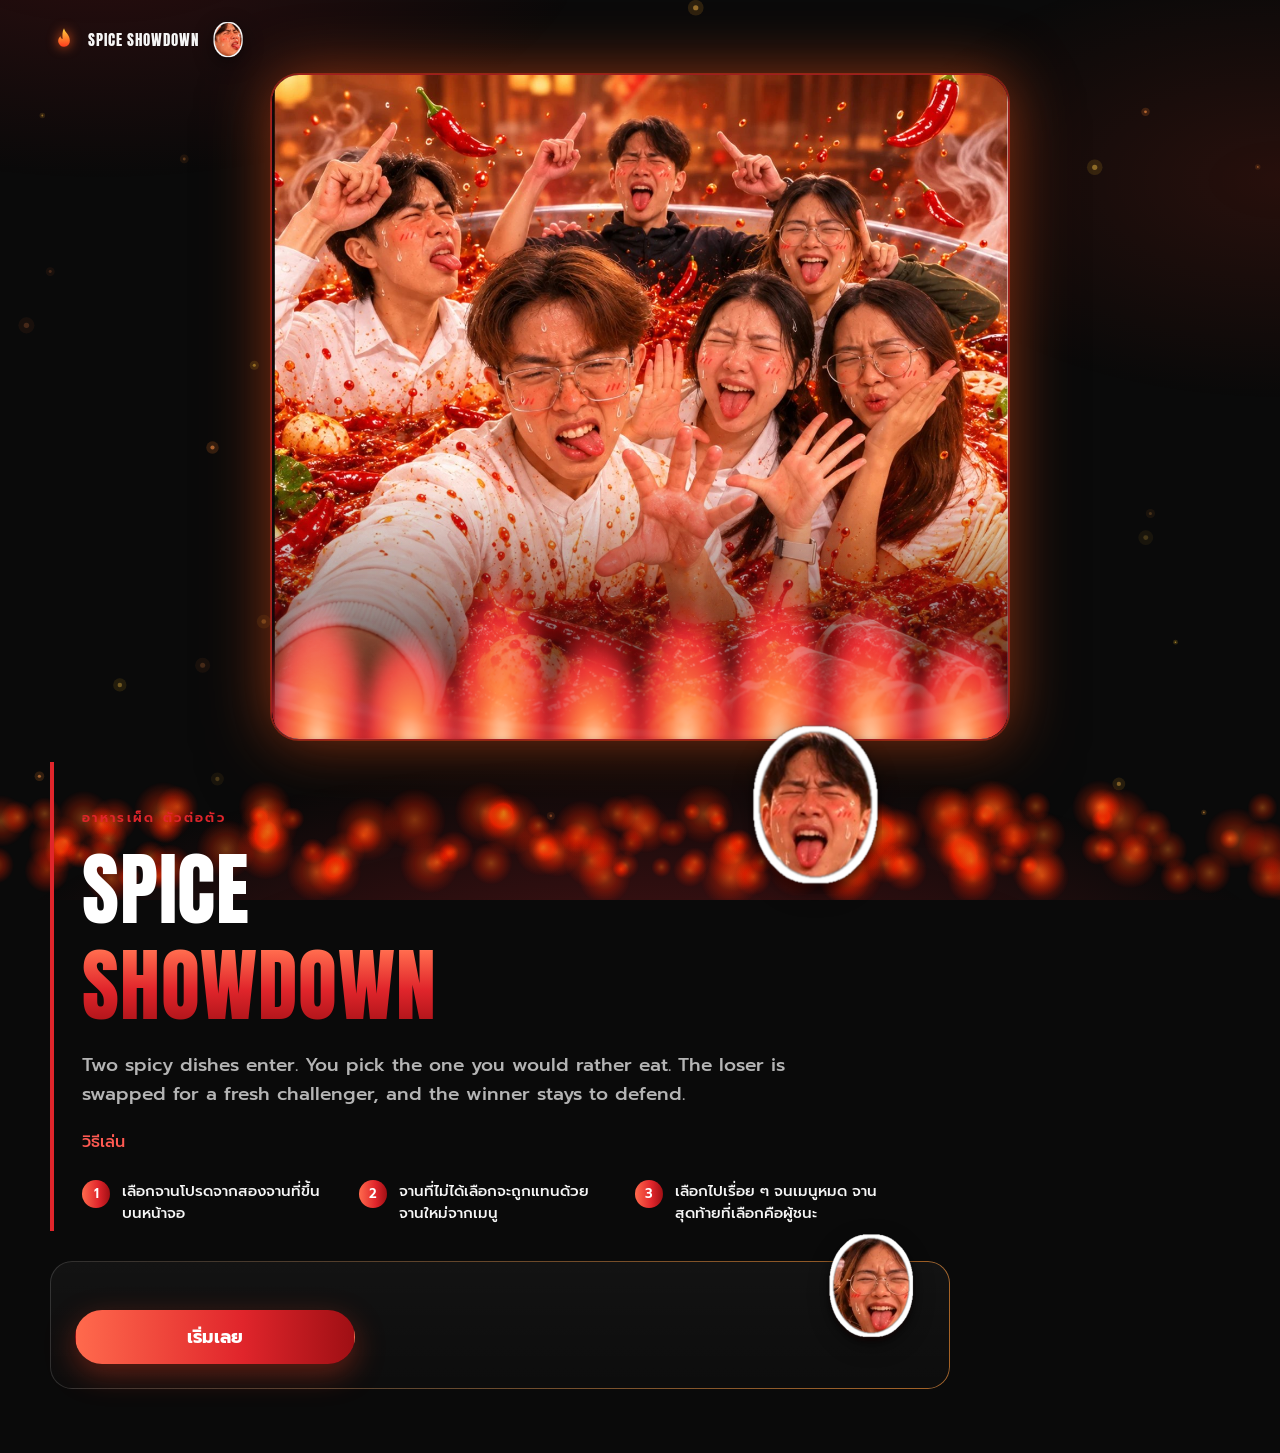
<file: index.html>
<!doctype html>
<html lang="th">
<head>
<meta charset="utf-8">
<meta name="viewport" content="width=device-width,initial-scale=1,viewport-fit=cover">
<meta name="theme-color" content="#0a0a0a">
<title>ศึกจานเผ็ด</title>
<link rel="icon" href="data:image/svg+xml,%3Csvg xmlns='http://www.w3.org/2000/svg' viewBox='0 0 24 24'%3E%3Cpath fill='%23ff5a1d' d='M12 2c.8 3.6 5 5.6 5 10.6A5 5 0 0 1 7 13c0-1.9.9-3.3 2-4.3.2 1.5.9 2.3 1.9 2.4C10.5 8 10.4 4.8 12 2z'/%3E%3C/svg%3E">
<link rel="preconnect" href="https://fonts.googleapis.com">
<link rel="preconnect" href="https://fonts.gstatic.com" crossorigin>
<link rel="stylesheet" href="https://fonts.googleapis.com/css2?family=Anton&family=Mitr:wght@400;500&family=Prompt:wght@400;500;600;700&display=swap">
<link rel="stylesheet" href="css/base.css">
<link rel="stylesheet" href="css/player.css">
<link rel="stylesheet" href="css/fire.css">
</head>
<body class="player">
<div class="glow" aria-hidden="true"></div>
<canvas id="amb" aria-hidden="true"></canvas>
<canvas id="fire" aria-hidden="true"></canvas>

<div class="app">
  <header class="brand-bar">
    <svg class="logo" viewBox="0 0 24 24" aria-hidden="true"><defs><linearGradient id="lf" x1="0" y1="1" x2="0" y2="0"><stop offset="0" stop-color="#ff3b1d"/><stop offset="1" stop-color="#ffd23f"/></linearGradient></defs><path fill="url(#lf)" d="M12 2c.8 3.6 5 5.6 5 10.6A5 5 0 0 1 7 13c0-1.9.9-3.3 2-4.3.2 1.5.9 2.3 1.9 2.4C10.5 8 10.4 4.8 12 2z"/></svg>
    <span class="brand-name" id="brandName">ศึกจานเผ็ด</span>
    <img class="stk s-brand" src="images/stickers/ton.png" alt="" draggable="false">
    <span class="pill warn" id="draftPill" hidden>ตัวอย่างฉบับร่าง</span>
  </header>

  <main>
    <!-- START -->
    <section id="scene-start" class="scene">
      <figure class="cover" aria-hidden="false">
        <img src="images/cover.jpg" alt="เพื่อนทั้งหกคนเผ็ดจนน้ำตาซึมในหม้อไฟหม่าล่า" fetchpriority="high">
        <div class="cover-fire" aria-hidden="true"><i></i><i></i><i></i><i></i><i></i><i></i><i></i><i></i></div>
      </figure>
      <div class="hero">
        <img class="stk s-hero-a" src="images/stickers/nuea.png" alt="" draggable="false">
        <p class="kicker">อาหารเผ็ด ตัวต่อตัว</p>
        <h1 id="title">ศึก<span class="hot">จานเผ็ด</span></h1>
        <p class="lede" id="tagline"></p>
        <h2 class="how-title">วิธีเล่น</h2>
        <ol class="steps" id="howTo"></ol>
      </div>

      <section class="panel start-panel">
        <img class="stk s-shelf" src="images/stickers/mai.png" alt="" draggable="false">
        <ul class="shelf" id="shelf" hidden aria-hidden="true"></ul>
                <div class="start-row">
          <button class="btn primary big" id="startBtn" type="button" disabled>เริ่มเลย</button>
          <p class="msg" id="startMsg" role="status">กำลังโหลดเมนู...</p>
        </div>
      </section>
    </section>

    <!-- DUEL -->
    <section id="scene-duel" class="scene" hidden>
      <div class="duel-top">
        <button class="btn sm" id="quit" type="button">&larr; ออก</button>
        <div class="therm">
          <div class="therm-meta"><span id="roundLabel">รอบที่ 1</span><span id="queueLabel"></span></div>
          <div class="tube-row"><span class="bulb"></span><div class="tube"><div class="mercury" id="mercury"></div></div></div>
        </div>
      </div>

      <div class="arena" id="arena">
        <div class="slot">
          <button class="duel-card" id="cardL" type="button">
            <span class="pic"><span class="role"></span><img alt="" draggable="false"></span>
            <span class="info"><span class="name"></span><span class="row"><span class="heat-slot"></span><kbd>&larr;</kbd></span></span>
          </button>
        </div>
        <div class="vs" aria-hidden="true">VS<img class="stk s-vs-a" src="images/stickers/ton.png" alt=""><img class="stk s-vs-b" src="images/stickers/fon.png" alt=""></div>
        <div class="slot r">
          <button class="duel-card" id="cardR" type="button">
            <span class="pic"><span class="role"></span><img alt="" draggable="false"></span>
            <span class="info"><span class="name"></span><span class="row"><span class="heat-slot"></span><kbd>&rarr;</kbd></span></span>
          </button>
        </div>
      </div>
      <p class="hint">แตะที่จานที่ชอบ หรือกดลูกศรซ้าย/ขวาบนคีย์บอร์ด</p>
      <div class="queue" id="queue" aria-hidden="true"></div>
    </section>

    <!-- RESULT -->
    <section id="scene-result" class="scene" hidden>
      <div class="verdict">
        <p class="kicker">จานที่คุณเลือกเป็นอันดับหนึ่ง</p>
        <div class="champ-wrap">
          <img class="stk s-champ-a" src="images/stickers/first.png" alt="" draggable="false">
          <img class="stk s-champ-b" src="images/stickers/ploy.png" alt="" draggable="false">
          <svg class="crown" viewBox="0 0 32 24" aria-hidden="true"><defs><linearGradient id="cg" x1="0" y1="0" x2="0" y2="1"><stop offset="0" stop-color="#ffe27a"/><stop offset="1" stop-color="#ff8a1f"/></linearGradient></defs><path d="M2 20 5 6l7 6 4-9 4 9 7-6 3 14z" fill="url(#cg)"/><rect x="2" y="20" width="28" height="3" rx="1.5" fill="#ff8a1f"/></svg>
          <div class="ring"></div>
          <img class="champ-img" id="champImg" alt="">
        </div>
        <h2 class="champ-name" id="champName" tabindex="-1"></h2>
        <div id="champHeat"></div>
        <p class="champ-line" id="champLine"></p>
        <p class="save-state" id="saveState" role="status" hidden></p>
              </div>

      <section class="panel stats" id="statsPanel" aria-labelledby="statsTitle">
        <div class="stats-head">
          <div>
            <h3 id="statsTitle">ทุกคนชอบจานไหนที่สุด</h3>
            <p class="top-line" id="topLine"></p>
          </div>
          
        </div>
        <div class="state" id="statsState" role="status" hidden>
          <span id="statsStateText"></span>
          <button class="btn sm" id="statsRetry" type="button" hidden>ลองอีกครั้ง</button>
        </div>
        <ol class="bars" id="bars"></ol>
        <div class="stats-foot">
          <p class="note" id="statsNote"></p>
          <button class="link" id="resetDevice" type="button" hidden>ล้างสถิติในเครื่องนี้</button>
        </div>
        <details class="log">
          <summary>ดูทีละรอบ</summary>
          <ol id="log"></ol>
        </details>
      </section>

      <div class="actions">
        <img class="stk s-actions" src="images/stickers/nuea.png" alt="" draggable="false">
        <button class="btn primary" id="again" type="button">เล่นอีกรอบ</button>
        <button class="btn" id="home" type="button">กลับหน้าแรก</button>
      </div>
    </section>
  </main>
</div>

<canvas id="fx" aria-hidden="true"></canvas>
<div class="toast" id="toast" role="status" aria-live="polite"></div>

<script src="config.js"></script>
<script src="js/common.js"></script>
<script src="js/stats.js"></script>
<script src="js/effects.js"></script>
<script src="js/fire.js"></script>
<script src="js/player.js"></script>
</body>
</html>
</file>
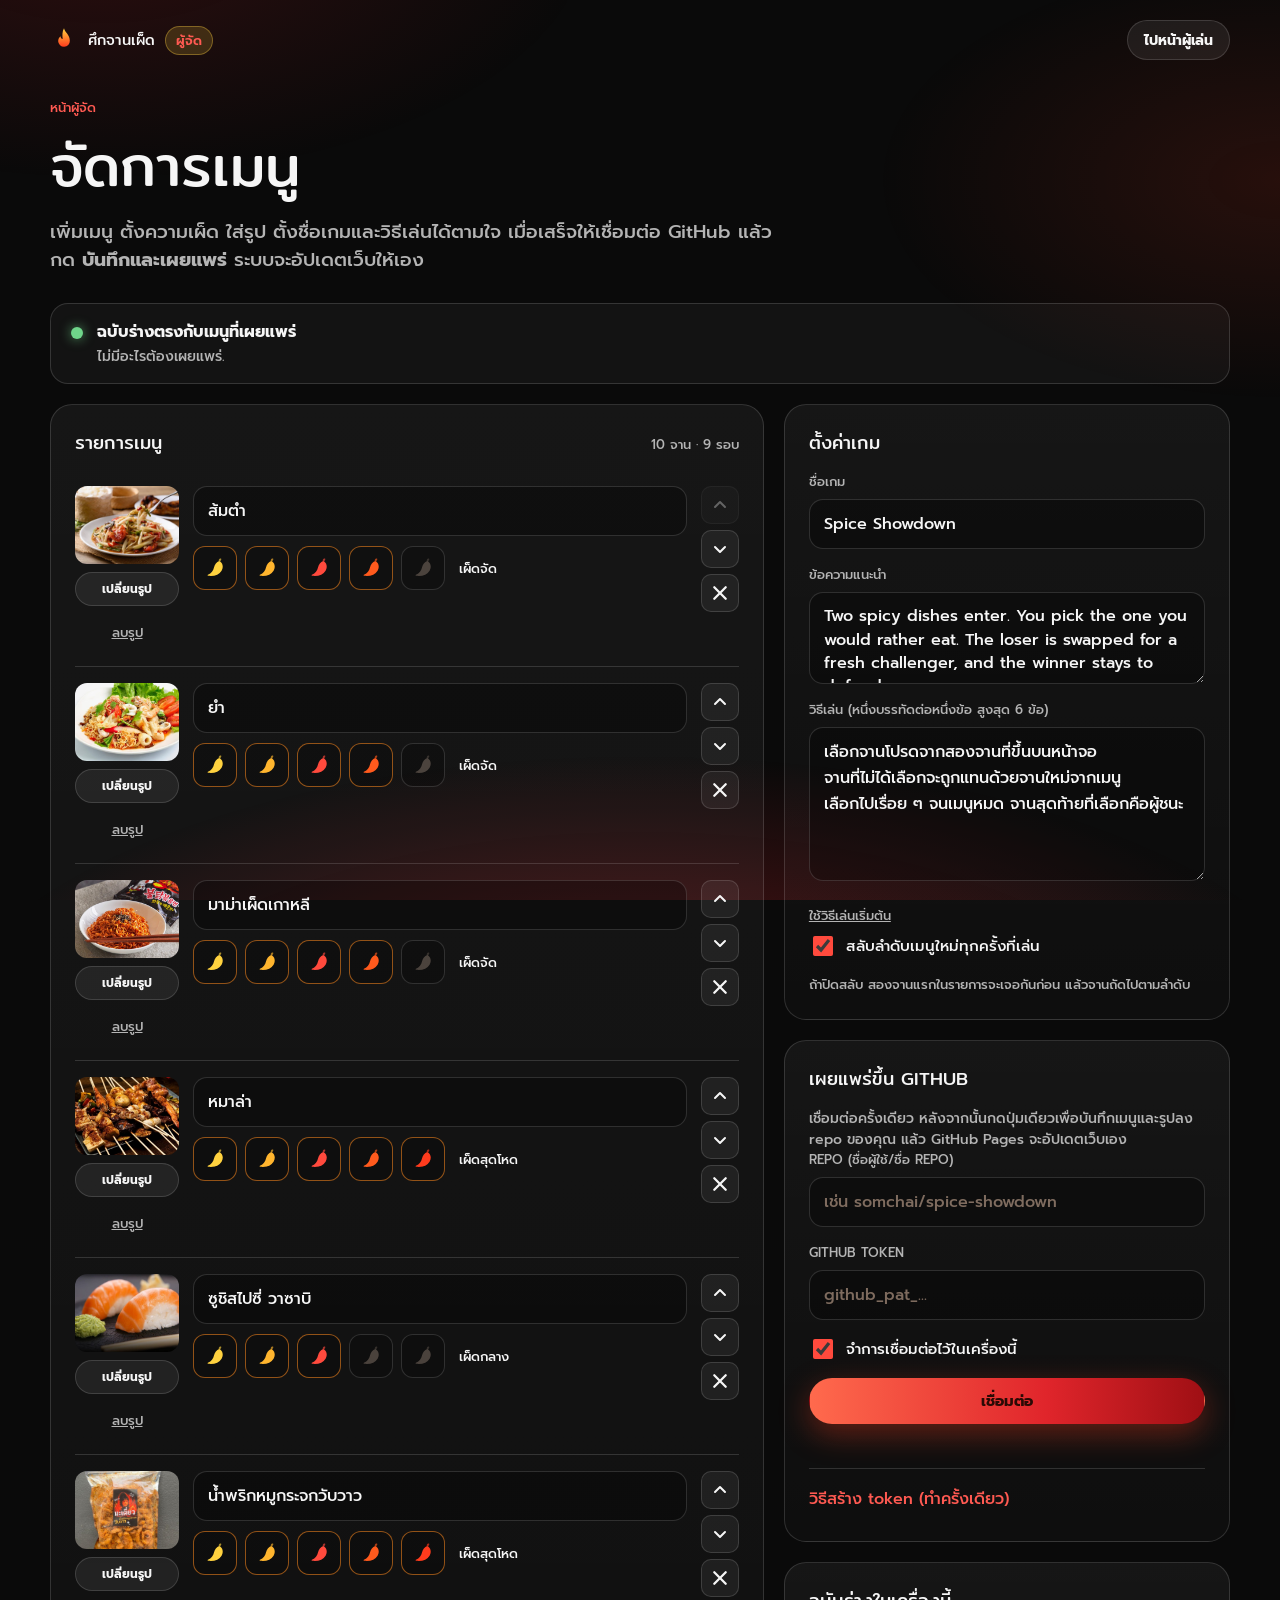
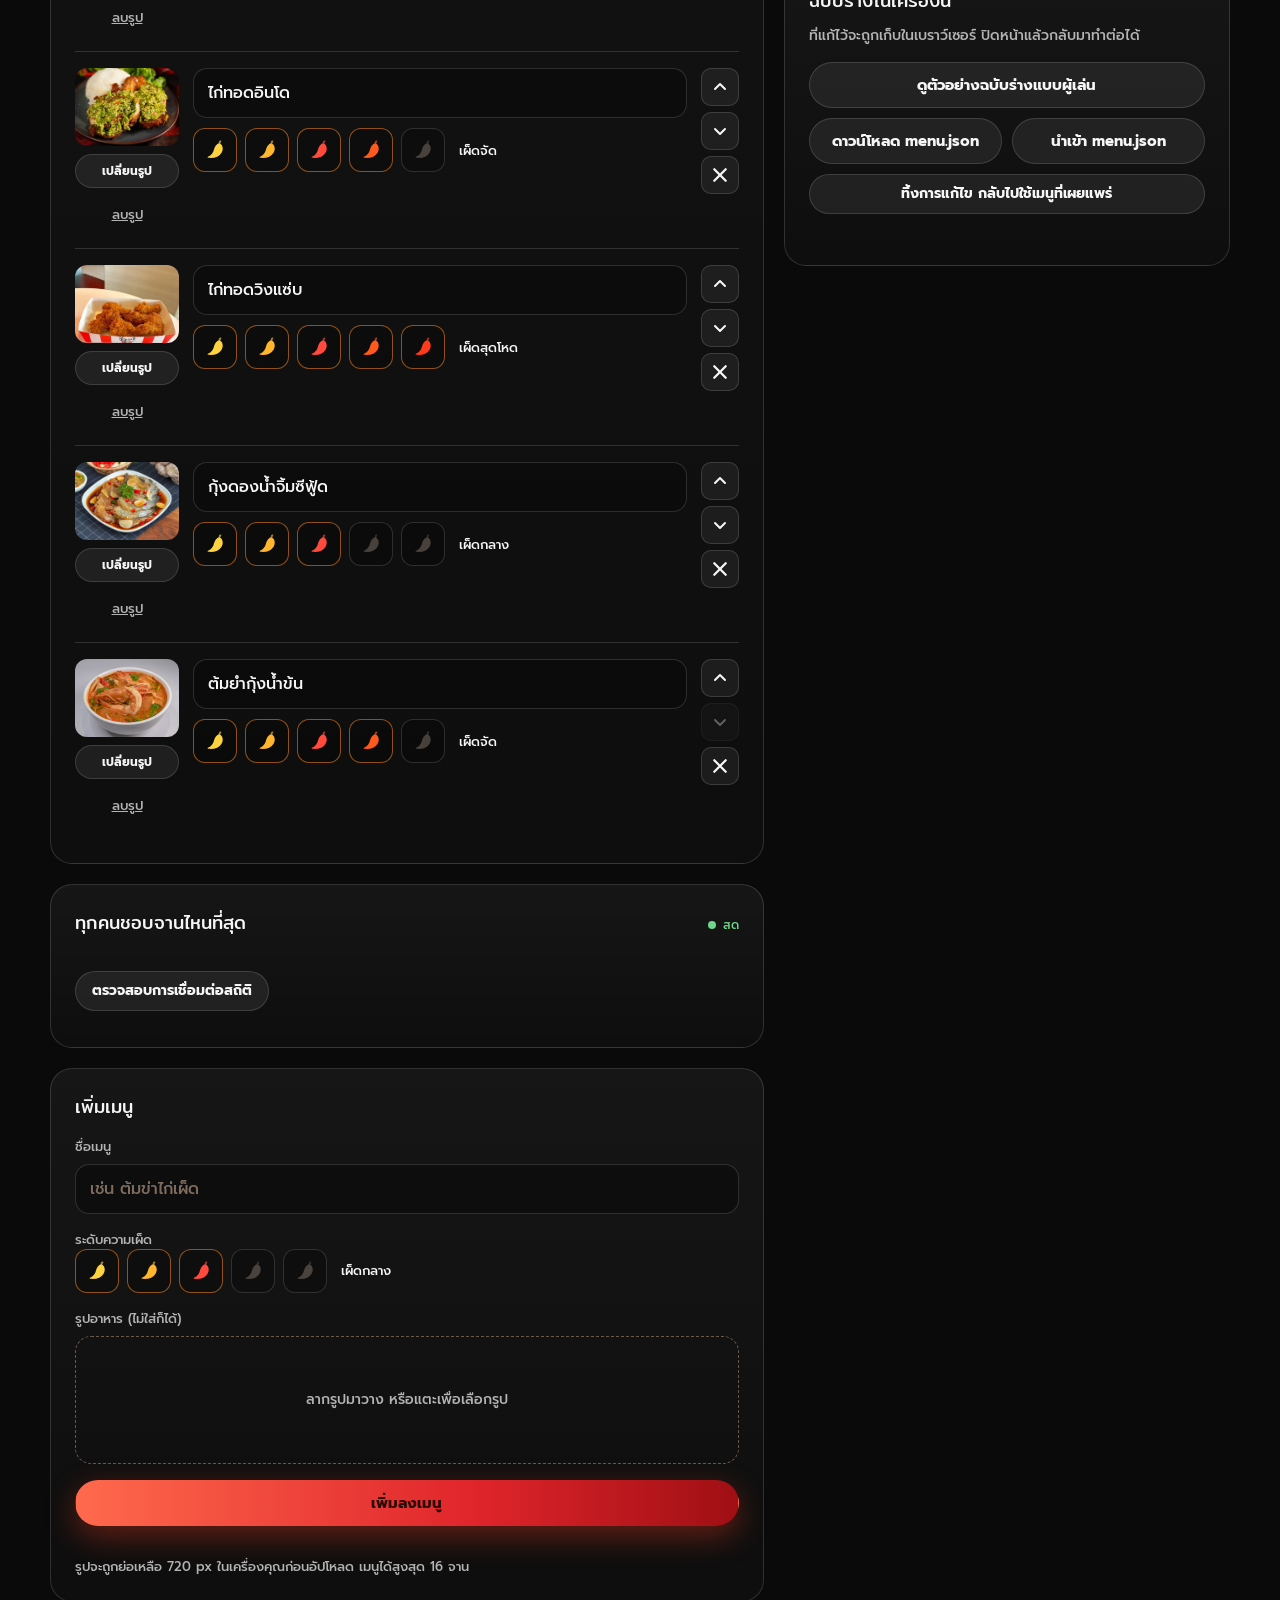
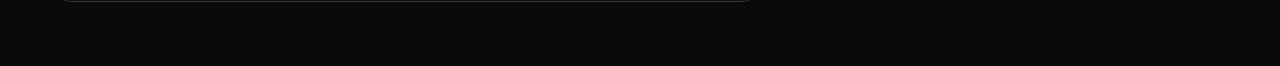
<file: admin.html>
<!doctype html>
<html lang="th">
<head>
<meta charset="utf-8">
<meta name="viewport" content="width=device-width,initial-scale=1,viewport-fit=cover">
<meta name="robots" content="noindex,nofollow">
<meta name="theme-color" content="#1c0709">
<title>ผู้จัด · ศึกจานเผ็ด</title>
<link rel="icon" href="data:image/svg+xml,%3Csvg xmlns='http://www.w3.org/2000/svg' viewBox='0 0 24 24'%3E%3Cpath fill='%23ffd23f' d='M12 2c.8 3.6 5 5.6 5 10.6A5 5 0 0 1 7 13c0-1.9.9-3.3 2-4.3.2 1.5.9 2.3 1.9 2.4C10.5 8 10.4 4.8 12 2z'/%3E%3C/svg%3E">
<link rel="preconnect" href="https://fonts.googleapis.com">
<link rel="preconnect" href="https://fonts.gstatic.com" crossorigin>
<link rel="stylesheet" href="https://fonts.googleapis.com/css2?family=Mitr:wght@400;500&family=Prompt:wght@400;500;600;700&display=swap">
<link rel="stylesheet" href="css/base.css">
<link rel="stylesheet" href="css/admin.css">
</head>
<body class="admin">
<div class="glow" aria-hidden="true"></div>

<div class="app">
  <header class="brand-bar">
    <svg class="logo" viewBox="0 0 24 24" aria-hidden="true"><defs><linearGradient id="lf" x1="0" y1="1" x2="0" y2="0"><stop offset="0" stop-color="#ff3b1d"/><stop offset="1" stop-color="#ffd23f"/></linearGradient></defs><path fill="url(#lf)" d="M12 2c.8 3.6 5 5.6 5 10.6A5 5 0 0 1 7 13c0-1.9.9-3.3 2-4.3.2 1.5.9 2.3 1.9 2.4C10.5 8 10.4 4.8 12 2z"/></svg>
    <span class="brand-name">ศึกจานเผ็ด</span>
    <span class="pill">ผู้จัด</span>
    <span class="spacer"></span>
    <a class="btn sm" id="openPlayer" href="index.html">ไปหน้าผู้เล่น</a>
  </header>

  <main>
    <p class="note" id="boot">กำลังโหลดเมนู...</p>

    <section id="dash" class="scene" hidden>
      <div class="page-head">
        <p class="kicker">หน้าผู้จัด</p>
        <h1>จัดการเมนู</h1>
        <p class="lede">เพิ่มเมนู ตั้งความเผ็ด ใส่รูป ตั้งชื่อเกมและวิธีเล่นได้ตามใจ เมื่อเสร็จให้เชื่อมต่อ GitHub แล้วกด <b>บันทึกและเผยแพร่</b> ระบบจะอัปเดตเว็บให้เอง</p>
      </div>

      <div class="status" id="status" role="status">
        <span class="dot" aria-hidden="true"></span>
        <svg class="tick" viewBox="0 0 24 24" aria-hidden="true"><circle cx="12" cy="12" r="10"/><path d="M7 12.5l3.2 3.2L17 8.8"/></svg>
        <div><b id="statusTitle"></b><p id="statusText"></p></div>
        <div class="prog" aria-hidden="true"><i id="progBar"></i></div>
      </div>

      <div class="panel conflict" id="conflict" role="alert" hidden>
        <h2>มีคนแก้เมนูบน GitHub ไปก่อนแล้ว</h2>
        <p class="small">เมนูบน GitHub ไม่ตรงกับเวอร์ชันที่คุณเริ่มแก้ เลือกว่าจะโหลดเวอร์ชันล่าสุด (การแก้ไขตรงนี้จะหายไป) หรือเขียนทับด้วยของคุณ</p>
        <div class="row2" style="display:grid;grid-template-columns:1fr 1fr;gap:10px;margin-top:14px">
          <button class="btn" id="conLoad" type="button">โหลดเวอร์ชันล่าสุด</button>
          <button class="btn primary" id="conForce" type="button">เขียนทับด้วยของฉัน</button>
        </div>
      </div>

      <div class="admin-grid">
        <div class="col">
          <section class="panel" aria-labelledby="listTitle">
            <div class="panel-head">
              <h2 id="listTitle">รายการเมนู</h2>
              <span class="count" id="listCount"></span>
            </div>
            <ul class="alist" id="adminList"></ul>
          </section>

          <section class="panel" aria-labelledby="statTitle" id="statPanel">
            <div class="panel-head">
              <h2 id="statTitle">ทุกคนชอบจานไหนที่สุด</h2>
              <span class="live-tag" id="liveTag" hidden><span class="live-dot" aria-hidden="true"></span>สด</span>
            </div>
            <p class="top-line" id="statTop"></p>
            <ol class="bars" id="statBars"></ol>
            <p class="note" id="statNote"></p>
            <button class="btn sm" id="diagBtn" type="button">ตรวจสอบการเชื่อมต่อสถิติ</button>
            <ul class="diag" id="diag" aria-live="polite"></ul>
          </section>

          <form class="panel" id="addForm" novalidate>
            <h2>เพิ่มเมนู</h2>
            <div style="height:16px"></div>
            <label class="field" for="dishName"><span>ชื่อเมนู</span>
              <input class="input" id="dishName" maxlength="40" autocomplete="off" placeholder="เช่น ต้มข่าไก่เผ็ด">
            </label>
            <fieldset class="field" id="addHeatField"><legend>ระดับความเผ็ด</legend></fieldset>
            <div class="field"><span>รูปอาหาร (ไม่ใส่ก็ได้)</span>
              <label class="drop" id="drop" for="dishPhoto" tabindex="0" role="button" aria-label="เลือกรูปสำหรับเมนูนี้">
                <img id="dropPrev" alt="" hidden>
                <span id="dropText">ลากรูปมาวาง หรือแตะเพื่อเลือกรูป</span>
              </label>
              <input type="file" id="dishPhoto" accept="image/*" hidden>
            </div>
            <button class="btn primary block" type="submit">เพิ่มลงเมนู</button>
            <p class="msg" id="formMsg" role="status"></p>
            <p class="note" style="margin-top:4px">รูปจะถูกย่อเหลือ 720 px ในเครื่องคุณก่อนอัปโหลด เมนูได้สูงสุด 16 จาน</p>
          </form>
        </div>

        <div class="col">
          <section class="panel" aria-labelledby="setTitleH">
            <h2 id="setTitleH">ตั้งค่าเกม</h2>
            <div style="height:16px"></div>
            <label class="field" for="setTitle"><span>ชื่อเกม</span>
              <input class="input" id="setTitle" maxlength="40" autocomplete="off">
            </label>
            <label class="field" for="setTagline"><span>ข้อความแนะนำ</span>
              <textarea class="input" id="setTagline" maxlength="220"></textarea>
            </label>
            <label class="field" for="setHow"><span>วิธีเล่น (หนึ่งบรรทัดต่อหนึ่งข้อ สูงสุด 6 ข้อ)</span>
              <textarea class="input how" id="setHow" rows="5" spellcheck="false"></textarea>
            </label>
            <button class="link" id="howReset" type="button">ใช้วิธีเล่นเริ่มต้น</button>
            <label class="check" for="setShuffle"><input type="checkbox" id="setShuffle"> สลับลำดับเมนูใหม่ทุกครั้งที่เล่น</label>
            <p class="note" style="margin-top:0">ถ้าปิดสลับ สองจานแรกในรายการจะเจอกันก่อน แล้วจานถัดไปตามลำดับ</p>
          </section>

          <section class="panel" aria-labelledby="ghTitle" id="ghPanel">
            <h2 id="ghTitle">เผยแพร่ขึ้น GitHub</h2>
            <div style="height:6px"></div>

            <div id="ghOff">
              <p class="small">เชื่อมต่อครั้งเดียว หลังจากนั้นกดปุ่มเดียวเพื่อบันทึกเมนูและรูปลง repo ของคุณ แล้ว GitHub Pages จะอัปเดตเว็บเอง</p>
              <label class="field" for="ghRepo"><span>Repo (ชื่อผู้ใช้/ชื่อ repo)</span>
                <input class="input" id="ghRepo" placeholder="เช่น somchai/spice-showdown" autocomplete="off" spellcheck="false" autocapitalize="off">
              </label>
              <label class="field" for="ghToken"><span>GitHub token</span>
                <input class="input" id="ghToken" type="password" placeholder="github_pat_..." autocomplete="off" spellcheck="false">
              </label>
              <label class="check" for="ghRemember"><input type="checkbox" id="ghRemember" checked> จำการเชื่อมต่อไว้ในเครื่องนี้</label>
              <button class="btn primary block" id="ghConnect" type="button">เชื่อมต่อ</button>
              <p class="msg" id="ghMsg" role="status"></p>
              <details class="guide">
                <summary>วิธีสร้าง token (ทำครั้งเดียว)</summary>
                <ol>
                  <li>เปิด <a href="https://github.com/settings/personal-access-tokens/new" target="_blank" rel="noopener">github.com/settings/personal-access-tokens/new</a> (ต้องล็อกอิน GitHub)</li>
                  <li>ตั้งชื่อ token เช่น <b>spice-showdown</b> และเลือกวันหมดอายุ (แนะนำ 30 ถึง 90 วัน)</li>
                  <li>ตรง <b>Repository access</b> เลือก <b>Only select repositories</b> แล้วเลือก repo ของเกมนี้เท่านั้น</li>
                  <li>ตรง <b>Permissions &gt; Repository permissions</b> ตั้ง <b>Contents</b> เป็น <b>Read and write</b></li>
                  <li>กด <b>Generate token</b> แล้วคัดลอกข้อความที่ขึ้นต้นด้วย <b>github_pat_</b> มาวางในช่องด้านบน (GitHub จะแสดงให้ดูครั้งเดียว)</li>
                </ol>
                <p class="small">token นี้เขียนได้เฉพาะ repo ที่คุณเลือก และถูกเก็บไว้ในเบราว์เซอร์เครื่องนี้เท่านั้น ถ้าใช้คอมพิวเตอร์ส่วนกลาง ให้เอาติ๊ก "จำไว้" ออก หรือกด "ตัดการเชื่อมต่อ" เมื่อเสร็จ</p>
              </details>
            </div>

            <div id="ghOn" hidden>
              <p class="gh-who"><span class="live-dot" aria-hidden="true"></span><span id="ghWho"></span></p>
              <div class="pub-actions">
                <button class="btn primary block savebtn" id="saveBtn" type="button"><span class="spin" aria-hidden="true"></span><span id="saveLabel">บันทึกและเผยแพร่</span></button>
                <button class="link" id="ghOut" type="button">ตัดการเชื่อมต่อ</button>
              </div>
              <p class="msg" id="saveMsg" role="status"></p>
            </div>
          </section>

          <section class="panel" aria-labelledby="draftTitle">
            <h2 id="draftTitle">ฉบับร่างในเครื่องนี้</h2>
            <p class="small">ที่แก้ไว้จะถูกเก็บในเบราว์เซอร์ ปิดหน้าแล้วกลับมาทำต่อได้</p>
            <div class="pub-actions">
              <a class="btn" id="preview" href="index.html#draft" target="_blank" rel="noopener">ดูตัวอย่างฉบับร่างแบบผู้เล่น</a>
              <div class="row2">
                <button class="btn" id="dl" type="button">ดาวน์โหลด menu.json</button>
                <button class="btn" id="importBtn" type="button">นำเข้า menu.json</button>
              </div>
              <button class="btn sm" id="discard" type="button">ทิ้งการแก้ไข กลับไปใช้เมนูที่เผยแพร่</button>
            </div>
            <p class="msg" id="pubMsg" role="status"></p>
          </section>
        </div>
      </div>
    </section>
  </main>
</div>

<div class="toast" id="toast" role="status" aria-live="polite"></div>
<input type="file" id="rowFile" accept="image/*" hidden>
<input type="file" id="importFile" accept="application/json,.json" hidden>

<script src="config.js"></script>
<script src="js/common.js"></script>
<script src="js/stats.js"></script>
<script src="js/admin.js"></script>
</body>
</html>
</file>
<file: css/base.css>
/* Spice Showdown: shared styles for the player (index.html) and the admin (admin.html).
   One dark look on purpose: a chili-oil red room with a heat gradient (gold, flame, chili)
   used for progress, bars and focus. */
:root{
  color-scheme:dark;
  --ink:#0a0a0a;
  --ink-2:#121212;
  --ink-3:#1b1b1b;
  --cream:#f6f6f6;
  --cream-dim:#b4b4b4;
  --chili:#e0252b;
  --flame:#ff4a3d;
  --gold:#ff5a52;
  --ok:#6fd58a;
  --line:rgba(255,255,255,.14);
  --heat:linear-gradient(90deg,#ff6a4d,#e0252b 60%,#9f0f14);
  --f-display:'Anton','Mitr',Impact,system-ui,sans-serif;
  --f-body:'Prompt','Figtree',system-ui,-apple-system,'Segoe UI','Noto Sans Thai',sans-serif;
  --f-mono:'Prompt','Noto Sans Thai',system-ui,sans-serif;
}
[hidden]{display:none!important}
*,*::before,*::after{box-sizing:border-box}
html{-webkit-text-size-adjust:100%;background:var(--ink)}
body{
  margin:0;
  padding-inline:clamp(16px,4vw,40px);
  padding-block:14px calc(64px + env(safe-area-inset-bottom,0px));
  background:var(--ink);
  color:var(--cream);
  font:500 16px/1.5 var(--f-body);
  min-height:100vh;
  overflow-x:hidden;
  position:relative;
}
button,input,textarea{font:inherit;color:inherit}
img{display:block;max-width:100%}
a{color:inherit}
.glow{
  position:fixed;inset:0;z-index:0;pointer-events:none;
  background:
    radial-gradient(90% 55% at 50% 118%,rgba(224,37,43,.4),transparent 62%),
    radial-gradient(55% 40% at 8% -8%,rgba(224,37,43,.16),transparent 70%),
    radial-gradient(45% 35% at 100% 20%,rgba(255,59,29,.12),transparent 70%);
}
#amb,#fx{position:fixed;inset:0;width:100%;height:100%;pointer-events:none}
#amb{z-index:0}
#fx{z-index:60}
.app{position:relative;z-index:1;max-width:1180px;margin-inline:auto}
.sr-only{position:absolute;width:1px;height:1px;overflow:hidden;clip:rect(0 0 0 0);white-space:nowrap}

/* brand bar */
.brand-bar{display:flex;align-items:center;gap:10px;padding-block:6px;flex-wrap:wrap}
.logo{width:28px;height:28px;flex:none}
.brand-name{font-family:var(--f-display);font-weight:400;font-size:15px;letter-spacing:0;text-transform:uppercase}
.spacer{flex:1}
.pill{font:600 13px var(--f-mono);letter-spacing:0;text-transform:uppercase;padding:4px 10px;border-radius:99px;background:rgba(255,210,63,.16);color:var(--gold);border:1px solid rgba(255,210,63,.35)}
.pill.warn{background:rgba(255,59,29,.18);color:#ffb5a6;border-color:rgba(255,59,29,.5)}

/* scenes */
.scene.enter{animation:rise .55s cubic-bezier(.2,.8,.2,1) both}
@keyframes rise{from{opacity:0;transform:translateY(14px)}}

/* type */
.kicker{font:500 13px var(--f-mono);letter-spacing:0;text-transform:uppercase;color:var(--gold);margin:0 0 14px}
h1{font-family:var(--f-display);font-weight:400;font-size:clamp(2.4rem,8vw,5rem);line-height:1.2;margin:0;text-transform:uppercase;letter-spacing:0;text-wrap:balance}
.lede{max-width:56ch;color:var(--cream-dim);font-size:clamp(1rem,2.2vw,1.18rem);margin:18px 0 0}
.steps{list-style:none;display:grid;grid-template-columns:repeat(auto-fit,minmax(210px,1fr));gap:14px 22px;padding:0;margin:26px 0 0;counter-reset:s}
.steps li{display:flex;gap:12px;align-items:flex-start;counter-increment:s;color:var(--cream);font-size:15px}
.steps li::before{content:counter(s);flex:none;width:28px;height:28px;border-radius:50%;display:grid;place-items:center;background:var(--heat);color:#2a0a05;font:600 13px var(--f-mono)}
.steps.col{grid-template-columns:minmax(0,1fr);margin-top:16px}

/* panels, buttons, fields */
.panel{background:linear-gradient(180deg,rgba(255,255,255,.05),rgba(255,255,255,.02));border:1px solid var(--line);border-radius:22px;padding:clamp(16px,2.4vw,24px);backdrop-filter:blur(6px)}
.panel h2,.panel h3{font-family:var(--f-display);font-weight:400;text-transform:uppercase;letter-spacing:0;font-size:1.15rem;margin:0}
.panel-head{display:flex;justify-content:space-between;align-items:baseline;gap:12px}
.count{font:500 13px var(--f-mono);letter-spacing:0;text-transform:uppercase;color:var(--cream-dim)}
.btn{display:inline-flex;align-items:center;justify-content:center;gap:8px;font:700 15px var(--f-body);min-height:44px;padding:11px 20px;border-radius:99px;border:1px solid var(--line);background:rgba(255,255,255,.07);color:var(--cream);cursor:pointer;text-decoration:none;transition:transform .2s,background .2s,box-shadow .2s}
.btn:hover{transform:translateY(-2px);background:rgba(255,255,255,.12)}
.btn.primary{background:var(--heat);color:#2a0a05;border-color:transparent;box-shadow:0 10px 30px rgba(255,59,29,.35)}
.btn.primary:hover{box-shadow:0 14px 38px rgba(255,59,29,.55);background:var(--heat)}
.btn.big{font-size:18px;min-height:54px}
.btn.block{width:100%}
.btn:disabled{opacity:.45;cursor:not-allowed;transform:none;box-shadow:none}
.btn.sm{min-height:40px;padding:8px 16px;font-size:14px}
.btn.armed{background:rgba(255,59,29,.25);border-color:var(--chili)}
:is(button,a,label[tabindex],summary,input,textarea):focus-visible{outline:3px solid var(--gold);outline-offset:3px}
.field{display:grid;gap:8px;margin:0 0 16px;border:0;padding:0;min-width:0}
.field>span,.field>legend{font:500 13px var(--f-mono);letter-spacing:0;text-transform:uppercase;color:var(--cream-dim);padding:0}
.input{width:100%;padding:12px 14px;border-radius:14px;border:1px solid var(--line);background:rgba(0,0,0,.28);color:var(--cream);min-height:46px}
textarea.input{min-height:92px;resize:vertical;line-height:1.45}
.input::placeholder{color:rgba(220,185,162,.55)}
.msg{min-height:1.4em;margin:8px 0 0;font-size:14px;color:var(--gold)}
.note{font-size:13px;color:var(--cream-dim);margin:12px 0 0}
.check{display:flex;gap:10px;align-items:center;margin:0 0 16px;font-size:15px;cursor:pointer}
.check input{width:20px;height:20px;accent-color:var(--flame)}
.link{border:0;background:none;color:var(--cream-dim);text-decoration:underline;cursor:pointer;padding:6px 0;min-height:36px;font-size:13px}
.link.armed{color:var(--gold)}

/* heat meter (chili icons) */
.heat{display:inline-flex;gap:3px;font-size:16px;vertical-align:middle}
.heat.lg{font-size:28px;gap:6px}
.heat .c{display:block;color:rgba(255,224,200,.2);font-style:normal;line-height:0}
.heat .c svg{width:1.15em;height:1.15em;display:block}
.heat .c.on:nth-child(1){color:#ffd23f}
.heat .c.on:nth-child(2){color:#ffb52e}
.heat .c.on:nth-child(3){color:#ff8a1f}
.heat .c.on:nth-child(4){color:#ff5a1d}
.heat .c.on:nth-child(5){color:#ff3b1d}
.heat-pick{display:flex;gap:8px;align-items:center;flex-wrap:wrap}
.hp{width:44px;height:44px;border-radius:12px;border:1px solid var(--line);background:rgba(0,0,0,.22);color:rgba(255,224,200,.25);display:grid;place-items:center;cursor:pointer;padding:0;transition:transform .15s,color .15s,border-color .15s}
.hp svg{width:22px;height:22px}
.hp:hover{transform:translateY(-2px)}
.hp.on{color:var(--flame);border-color:rgba(255,138,31,.55)}
.hp.on:nth-child(1){color:#ffd23f}
.hp.on:nth-child(2){color:#ffb52e}
.hp.on:nth-child(4){color:#ff5a1d}
.hp.on:nth-child(5){color:#ff3b1d}
.heat-word{font:500 13px var(--f-mono);letter-spacing:0;text-transform:uppercase;color:var(--cream);margin-left:6px}

/* photo drop zone */
.drop{position:relative;display:grid;place-items:center;text-align:center;min-height:128px;padding:14px;border:1.5px dashed rgba(255,206,160,.38);border-radius:16px;cursor:pointer;overflow:hidden;color:var(--cream-dim);font-size:14px;transition:border-color .2s,background .2s}
.drop:hover,.drop.over{border-color:var(--flame);background:rgba(255,138,31,.08)}
.drop img{position:absolute;inset:0;width:100%;height:100%;object-fit:cover}
.drop span{position:relative;z-index:1}
.drop.has span{background:rgba(28,7,9,.75);padding:6px 12px;border-radius:99px;color:var(--cream)}

/* stats chart */
.stats-head{display:flex;justify-content:space-between;align-items:flex-start;gap:14px;flex-wrap:wrap}
.top-line{margin:6px 0 0;color:var(--cream-dim);font-size:15px}
.seg{display:inline-flex;padding:4px;border-radius:99px;background:rgba(0,0,0,.3);border:1px solid var(--line);gap:4px}
.seg button{border:0;background:transparent;border-radius:99px;padding:8px 16px;min-height:38px;font:700 13px var(--f-body);color:var(--cream-dim);cursor:pointer;transition:background .2s,color .2s}
.seg button[aria-selected="true"]{background:var(--heat);color:#2a0a05}
.bars{list-style:none;margin:22px 0 0;padding:0;display:grid;gap:16px}
.bars li{display:grid;grid-template-columns:44px minmax(0,1fr);gap:14px;align-items:center}
.bars img{width:44px;height:44px;border-radius:12px;object-fit:cover}
.bar-top{display:flex;justify-content:space-between;align-items:baseline;gap:10px;margin-bottom:6px}
.bar-name{font-weight:700;min-width:0;overflow:hidden;text-overflow:ellipsis;white-space:nowrap}
.bar-val{font:500 13px var(--f-mono);font-variant-numeric:tabular-nums;color:var(--cream-dim);text-align:right}
.bar-val b{color:var(--cream);font-weight:500}
.badge{font:600 13px var(--f-mono);letter-spacing:0;text-transform:uppercase;padding:3px 8px;border-radius:99px;background:rgba(255,210,63,.16);color:var(--gold);margin-left:8px;vertical-align:middle}
.track{height:12px;border-radius:99px;background:rgba(255,255,255,.07);overflow:hidden}
.fill{height:100%;border-radius:inherit;background:var(--heat);animation:grow .9s cubic-bezier(.2,.8,.2,1) both}
.top .fill{box-shadow:0 0 18px rgba(255,138,31,.7)}
@keyframes grow{from{width:0!important}}
.stats-foot{display:flex;justify-content:space-between;gap:12px;align-items:center;flex-wrap:wrap;margin-top:14px}
.stats-foot .note{margin:0}
.empty{color:var(--cream-dim);padding:22px 8px;text-align:center}

.toast{position:fixed;left:50%;bottom:calc(20px + env(safe-area-inset-bottom,0px));transform:translate(-50%,20px);max-width:min(92vw,480px);padding:12px 18px;border-radius:14px;background:var(--ink-3);border:1px solid var(--line);color:var(--cream);font-size:14px;opacity:0;pointer-events:none;transition:opacity .3s,transform .3s;z-index:80}
.toast.show{opacity:1;transform:translate(-50%,0)}

@media (prefers-reduced-motion:reduce){
  *,*::before,*::after{animation:none!important;transition:none!important}
}

.how-title{font:500 1rem var(--f-body);color:var(--gold);margin:22px 0 6px}
.badge.mine{background:rgba(111,213,138,.16);color:var(--ok);border-color:rgba(111,213,138,.4)}
.bar-name{white-space:normal!important;overflow:visible!important;text-overflow:clip!important;overflow-wrap:anywhere}
</file>
<file: css/player.css>
/* Player styles: start screen, duel, verdict. The duel is the loud part. */

/* start screen */
.hero{padding-block:clamp(18px,5vw,46px) 6px;max-width:840px}
h1 .hot{display:block;background:linear-gradient(95deg,#ffd23f,#ff8a1f 45%,#ff3b1d);-webkit-background-clip:text;background-clip:text;color:transparent;-webkit-text-fill-color:transparent}
.start-panel{margin-top:30px;max-width:900px}
.shelf{list-style:none;margin:18px 0 0;padding:0;display:grid;grid-template-columns:repeat(auto-fill,minmax(98px,1fr));gap:16px 12px}
.shelf li{display:grid;gap:8px;justify-items:center;align-content:start;text-align:center;animation:rise .4s both}
.shelf img{width:74px;height:74px;border-radius:50%;object-fit:cover;border:2px solid var(--line);background:var(--ink-3)}
.shelf span.n{font-size:13px;line-height:1.25;font-weight:600;overflow-wrap:anywhere}
.shelf .heat{font-size:12px}
.start-row{display:flex;gap:18px;align-items:center;flex-wrap:wrap;margin-top:24px}
.start-row .btn.big{min-width:min(100%,280px)}
.start-row .msg{margin:0;flex:1;min-width:200px}

/* duel scene */
.duel-top{display:flex;align-items:center;gap:16px;padding-block:14px 4px}
.therm{flex:1;min-width:0;max-width:600px;display:grid;gap:6px}
.therm-meta{display:flex;justify-content:space-between;gap:12px;font:500 13px var(--f-mono);letter-spacing:0;text-transform:uppercase;color:var(--cream-dim)}
.tube-row{display:flex;align-items:center}
.bulb{flex:none;width:26px;height:26px;border-radius:50%;background:radial-gradient(circle at 35% 30%,#ffb35a,#ff3b1d 65%,#8d1208);box-shadow:0 0 18px rgba(255,59,29,.7);position:relative;z-index:1}
.tube{flex:1;height:14px;margin-left:-6px;border-radius:0 99px 99px 0;background:rgba(255,255,255,.08);border:1px solid var(--line);overflow:hidden;position:relative}
.mercury{position:absolute;inset:0;background:var(--heat);clip-path:inset(0 100% 0 0);transition:clip-path .9s cubic-bezier(.2,.8,.2,1)}
.arena{display:grid;grid-template-columns:1fr auto 1fr;gap:clamp(10px,2.5vw,28px);align-items:center;margin-top:22px}
.arena.locked .duel-card{pointer-events:none}
.slot{animation:bob 5.5s ease-in-out infinite}
.slot.r{animation-delay:-2.7s}
@keyframes bob{0%,100%{transform:translateY(0)}50%{transform:translateY(-8px)}}
.duel-card{appearance:none;display:flex;flex-direction:column;width:100%;padding:0;margin:0;text-align:left;cursor:pointer;position:relative;overflow:hidden;border-radius:26px;border:1px solid var(--line);background:linear-gradient(180deg,var(--ink-3),var(--ink-2));box-shadow:0 18px 50px rgba(0,0,0,.4);transition:transform .25s,box-shadow .25s,border-color .25s}
.duel-card:hover{transform:translateY(-6px) scale(1.015);border-color:var(--flame);box-shadow:0 0 0 1px rgba(255,138,31,.5),0 0 46px rgba(255,138,31,.38),0 22px 54px rgba(0,0,0,.45)}
.duel-card:active{transform:scale(.99)}
.duel-card .pic{display:block;position:relative;aspect-ratio:4/3;overflow:hidden;background:#000}
.duel-card .pic::after{content:"";position:absolute;inset:auto 0 0 0;height:40%;background:linear-gradient(0deg,rgba(28,7,9,.7),transparent);pointer-events:none}
.duel-card img{width:100%;height:100%;object-fit:cover;transform:scale(1.1) translate(var(--px,0px),var(--py,0px));transition:transform .35s ease-out}
.duel-card:hover img{transform:scale(1.16) translate(var(--px,0px),var(--py,0px))}
.role{position:absolute;z-index:2;top:12px;left:12px;font:500 12px var(--f-mono);letter-spacing:0;text-transform:uppercase;padding:6px 11px;border-radius:99px;background:rgba(28,7,9,.74);border:1px solid var(--line);backdrop-filter:blur(6px)}
.duel-card .info{display:grid;gap:10px;padding:16px 18px 18px}
.duel-card .name{font-family:var(--f-display);font-size:clamp(1.2rem,2.6vw,1.9rem);line-height:1.3;text-transform:uppercase;text-wrap:balance;overflow-wrap:anywhere}
.duel-card .row{display:flex;justify-content:space-between;align-items:center;gap:10px}
kbd{font:500 13px var(--f-mono);padding:3px 10px;border-radius:8px;border:1px solid var(--line);color:var(--cream-dim);background:rgba(0,0,0,.25)}
.vs{width:clamp(56px,8vw,92px);aspect-ratio:1;border-radius:50%;display:grid;place-items:center;font-family:var(--f-display);font-size:clamp(1.1rem,2.6vw,1.9rem);text-shadow:0 2px 0 rgba(0,0,0,.3);background:radial-gradient(circle at 30% 25%,#ffb35a,#ff3b1d 60%,#8d1208);box-shadow:0 0 0 6px rgba(255,59,29,.18),0 0 40px rgba(255,59,29,.55);animation:throb 1.8s ease-in-out infinite;position:relative;z-index:2}
@keyframes throb{0%,100%{transform:scale(1)}50%{transform:scale(1.08)}}
.duel-card.win{border-color:var(--gold);box-shadow:0 0 0 2px rgba(255,210,63,.6),0 0 70px rgba(255,138,31,.7),0 24px 60px rgba(0,0,0,.45);animation:winPop .6s ease-out}
@keyframes winPop{0%{transform:scale(1)}35%{transform:scale(1.07)}100%{transform:scale(1)}}
.duel-card.lose{animation:loseOut .85s ease-in forwards;pointer-events:none}
@keyframes loseOut{
  0%{transform:none;opacity:1}
  15%{transform:translateX(-10px) rotate(-1.5deg)}
  30%{transform:translateX(10px) rotate(1.5deg)}
  45%{transform:translateX(-6px)}
  60%{transform:none;opacity:1}
  100%{transform:translateY(70px) rotate(6deg) scale(.86);opacity:0;filter:grayscale(1)}
}
.duel-card.enterL{animation:enterL .6s cubic-bezier(.2,.9,.3,1.15) both}
.duel-card.enterR{animation:enterR .6s cubic-bezier(.2,.9,.3,1.15) both}
@keyframes enterL{from{transform:translateX(-90px) rotate(-6deg) scale(.9);opacity:0}}
@keyframes enterR{from{transform:translateX(90px) rotate(6deg) scale(.9);opacity:0}}
.hint{text-align:center;color:var(--cream-dim);font-size:14px;margin:26px 0 0}
.queue{display:flex;justify-content:center;gap:8px;flex-wrap:wrap;margin-top:14px;min-height:30px}
.chip{display:grid;place-items:center;width:30px;height:30px;border-radius:50%;background:rgba(255,255,255,.07);border:1px solid var(--line);color:rgba(255,138,31,.7);font-style:normal;animation:rise .4s both}
.chip svg{width:16px;height:16px}

/* verdict scene */
.verdict{text-align:center;padding-block:clamp(10px,3vw,30px) 4px}
.champ-wrap{position:relative;width:min(260px,62vw);aspect-ratio:1;margin:34px auto 22px}
.ring{position:absolute;inset:-14px;border-radius:50%;background:conic-gradient(from 0deg,#ffd23f,#ff8a1f,#ff3b1d,#ffd23f);animation:spin 6s linear infinite;box-shadow:0 0 90px rgba(255,138,31,.55)}
@keyframes spin{to{transform:rotate(360deg)}}
.champ-img{position:relative;width:100%;height:100%;border-radius:50%;object-fit:cover;border:8px solid var(--ink)}
.crown{position:absolute;z-index:2;top:-48px;left:50%;width:70px;transform:translateX(-50%) rotate(-8deg);filter:drop-shadow(0 4px 12px rgba(255,210,63,.55));animation:crown 2.4s ease-in-out infinite}
@keyframes crown{0%,100%{transform:translateX(-50%) rotate(-8deg)}50%{transform:translateX(-50%) rotate(-3deg) translateY(-5px)}}
.champ-name{font-family:var(--f-display);font-weight:400;font-size:clamp(2rem,7vw,4.2rem);line-height:1.3;margin:14px 0 12px;text-transform:uppercase;text-wrap:balance;overflow-wrap:anywhere;background:linear-gradient(95deg,#ffd23f,#ff8a1f 50%,#ff3b1d);-webkit-background-clip:text;background-clip:text;color:transparent;-webkit-text-fill-color:transparent;outline:none}
.champ-line{color:var(--cream-dim);margin:12px 0 0}
.stats{margin-top:28px}
.log{margin-top:18px;border-top:1px solid var(--line);padding-top:14px}
.log summary{cursor:pointer;font:500 13px var(--f-mono);letter-spacing:0;text-transform:uppercase;color:var(--cream-dim);min-height:36px;display:flex;align-items:center}
.log ol{list-style:none;margin:12px 0 0;padding:0;display:grid;gap:8px}
.log li{display:grid;grid-template-columns:28px minmax(0,1fr);gap:12px;align-items:center;font-size:15px}
.rn{width:28px;height:28px;border-radius:50%;display:grid;place-items:center;background:rgba(255,255,255,.08);font:500 13px var(--f-mono)}
.log li span.lg{overflow-wrap:anywhere}
.log li em{font-style:normal;color:var(--cream-dim)}
.actions{display:flex;gap:12px;justify-content:center;flex-wrap:wrap;margin-top:28px}

@media (max-width:720px){
  .arena{grid-template-columns:minmax(0,1fr);gap:4px}
  .vs{justify-self:center;margin-block:-12px}
  .slot{animation-duration:6.5s}
  @keyframes bob{0%,100%{transform:translateY(0)}50%{transform:translateY(-4px)}}
  .duel-card{flex-direction:row;align-items:stretch;border-radius:22px}
  .duel-card .pic{aspect-ratio:auto;width:42%;min-height:136px;flex:none}
  .duel-card .info{flex:1;min-width:0;align-content:center;padding:12px 14px}
  .duel-card .name{font-size:1.15rem}
  .role{top:8px;left:8px;font-size:10px;padding:5px 9px}
  kbd{display:none}
  .hint{margin-top:18px}
  .crown{width:58px;top:-40px}
}
@media (hover:none){kbd{display:none}}

/* ---- backend-aware additions ---- */
@keyframes shimmer{to{background-position:-200% 0}}
@keyframes shine{to{background-position:200% 0}}
@keyframes livePulse{0%{box-shadow:0 0 0 0 rgba(111,213,138,.65)}100%{box-shadow:0 0 0 10px rgba(111,213,138,0)}}
@keyframes glowPulse{0%,100%{box-shadow:0 10px 30px rgba(255,59,29,.35)}50%{box-shadow:0 10px 46px rgba(255,138,31,.7)}}
.shelf li.sk{gap:10px}
.shelf li.sk i,.shelf li.sk b{display:block;background:linear-gradient(100deg,var(--ink-3) 30%,#5a2226 50%,var(--ink-3) 70%);background-size:200% 100%;animation:shimmer 1.3s linear infinite}
.shelf li.sk i{width:74px;height:74px;border-radius:50%}
.shelf li.sk b{width:60px;height:10px;border-radius:6px}
.games-line{display:flex;align-items:center;gap:8px;margin:16px 0 0;font-size:14px;color:var(--cream-dim)}
.games-line b{color:var(--cream);font-family:var(--f-mono);font-weight:500}
.live-dot{width:9px;height:9px;border-radius:50%;background:var(--ok);animation:livePulse 1.8s ease-out infinite}
.save-state{margin:12px 0 0;font-size:14px;min-height:1.4em;color:var(--cream-dim);animation:rise .4s both}
.save-state.pending::before{content:"";display:inline-block;width:11px;height:11px;margin-right:8px;border-radius:50%;border:2px solid var(--flame);border-top-color:transparent;vertical-align:-1px;animation:spin .8s linear infinite}
.save-state.ok{color:var(--ok)}
.save-state.warn{color:var(--gold)}
.state{display:flex;align-items:center;justify-content:center;gap:12px;flex-wrap:wrap;padding:22px 8px;color:var(--cream-dim);text-align:center}
.state.loading{border-radius:14px;background:linear-gradient(100deg,transparent 30%,rgba(255,138,31,.14) 50%,transparent 70%);background-size:200% 100%;animation:shimmer 1.4s linear infinite}
.champ-name,h1 .hot{background-size:200% 100%;animation:shine 4s linear infinite}
.champ-name{background-image:linear-gradient(95deg,#ffd23f,#ff8a1f 25%,#ff3b1d 50%,#ff8a1f 75%,#ffd23f)}
h1 .hot{background-image:linear-gradient(95deg,#ffd23f,#ff8a1f 25%,#ff3b1d 50%,#ff8a1f 75%,#ffd23f)}
.btn.primary.big:not(:disabled){animation:glowPulse 2.4s ease-in-out infinite}

.board{margin-top:30px;max-width:900px;animation:rise .5s both}
.board .top-line{margin:10px 0 0}
.board .bars{margin-top:14px}
</file>
<file: css/fire.css>
/* Spice Showdown: flames, cover and face stickers. Player only. */
#fire{position:fixed;left:0;bottom:0;width:100%;height:46vh;z-index:0;pointer-events:none;
  -webkit-mask-image:linear-gradient(0deg,#000 35%,transparent);mask-image:linear-gradient(0deg,#000 35%,transparent);opacity:.9}

/* cover */
.cover{position:relative;margin:8px auto 0;width:min(100%,calc(74vh*1.108));border-radius:28px;overflow:hidden;border:1px solid rgba(255,138,31,.55);
  box-shadow:0 0 0 1px rgba(255,59,29,.4),0 0 60px rgba(255,90,29,.55),0 24px 70px rgba(0,0,0,.55);
  animation:coverGlow 2.4s ease-in-out infinite alternate}
.cover>img:first-child{display:block;width:100%;height:auto;aspect-ratio:1356/1224;object-fit:cover;animation:coverShake 4s ease-in-out infinite;transform-origin:50% 60%}
.cover::after{content:"";position:absolute;inset:0;pointer-events:none;
  background:linear-gradient(0deg,rgba(28,7,9,.92),rgba(28,7,9,0) 38%),radial-gradient(120% 70% at 50% 120%,rgba(255,59,29,.5),transparent 60%)}
@keyframes coverGlow{from{box-shadow:0 0 0 1px rgba(255,59,29,.4),0 0 40px rgba(255,90,29,.4),0 24px 70px rgba(0,0,0,.55)}to{box-shadow:0 0 0 1px rgba(255,138,31,.7),0 0 90px rgba(255,120,29,.75),0 24px 70px rgba(0,0,0,.55)}}
@keyframes coverShake{0%,100%{transform:scale(1) translate(0,0)}25%{transform:scale(1.012) translate(-2px,1px)}50%{transform:scale(1.01) translate(1px,-1px)}75%{transform:scale(1.015) translate(-1px,1px)}}
.cover-fire{position:absolute;left:0;right:0;bottom:-6px;height:42%;z-index:2;display:flex;justify-content:space-around;align-items:flex-end;pointer-events:none;mix-blend-mode:screen}
.cover-fire i{flex:1;height:100%;margin:0 -2%;border-radius:50% 50% 12% 12%/70% 70% 8% 8%;transform-origin:50% 100%;
  background:radial-gradient(60% 70% at 50% 100%,#ffd9b0 0,#ff7a3c 24%,#e0252b 55%,rgba(224,37,43,0) 78%);
  filter:blur(5px);animation:lick 1.1s ease-in-out infinite alternate}
.cover-fire i:nth-child(2n){animation-duration:.8s;animation-delay:-.3s;height:78%}
.cover-fire i:nth-child(3n){animation-duration:1.4s;animation-delay:-.7s;height:118%}
.cover-fire i:nth-child(5n){animation-duration:.65s;animation-delay:-.2s}
@keyframes lick{0%{transform:scale(.8,.72) skewX(-6deg);opacity:.7}50%{transform:scale(1,1.05) skewX(5deg);opacity:1}100%{transform:scale(.88,1.25) skewX(-4deg);opacity:.8}}

/* flaming title */
h1 .hot{background:linear-gradient(0deg,#9f0f14,#e0252b 45%,#ff6a4d 85%,#ffb199);-webkit-background-clip:text;background-clip:text;
  animation:flameText 1.3s ease-in-out infinite alternate;position:relative}
@keyframes flameText{
  0%{filter:drop-shadow(0 0 6px rgba(255,90,29,.9)) drop-shadow(0 -4px 14px rgba(255,59,29,.7));transform:translateY(0) skewX(0)}
  50%{filter:drop-shadow(0 -2px 12px rgba(255,138,31,1)) drop-shadow(0 -10px 26px rgba(255,59,29,.8));transform:translateY(-1px) skewX(-.6deg)}
  100%{filter:drop-shadow(0 0 8px rgba(255,210,63,.9)) drop-shadow(0 -6px 20px rgba(255,90,29,.8));transform:translateY(0) skewX(.5deg)}}
.logo{animation:logoFlick .9s ease-in-out infinite alternate;transform-origin:50% 100%;filter:drop-shadow(0 0 6px rgba(255,90,29,.9))}
@keyframes logoFlick{from{transform:scale(1,.94) rotate(-3deg)}to{transform:scale(.96,1.08) rotate(3deg)}}
.vs{animation:throb 1.8s ease-in-out infinite,vsFire 1.1s ease-in-out infinite alternate}
@keyframes vsFire{from{box-shadow:0 0 0 6px rgba(255,59,29,.18),0 0 30px rgba(255,59,29,.5),0 -8px 40px rgba(255,138,31,.4)}to{box-shadow:0 0 0 10px rgba(255,138,31,.22),0 0 60px rgba(255,90,29,.85),0 -16px 60px rgba(255,210,63,.55)}}
.mercury{animation:merc 1.2s linear infinite;background-size:200% 100%}
@keyframes merc{to{background-position:-200% 0}}
.panel{position:relative}
.panel::before{content:"";position:absolute;inset:-1px;border-radius:inherit;pointer-events:none;padding:1px;
  background:linear-gradient(90deg,transparent,rgba(255,138,31,.7),transparent) 0 0/250% 100%;
  -webkit-mask:linear-gradient(#000 0 0) content-box,linear-gradient(#000 0 0);-webkit-mask-composite:xor;mask-composite:exclude;animation:edge 3.5s linear infinite}
@keyframes edge{to{background-position:-250% 0}}

/* stickers */
.stk{position:absolute;z-index:4;width:clamp(64px,11vw,128px);height:auto;cursor:pointer;user-select:none;-webkit-user-drag:none;
  --r:0deg;transform:rotate(var(--r));animation:stkFloat 4.2s ease-in-out infinite;transition:filter .2s;
  filter:drop-shadow(0 6px 10px rgba(0,0,0,.45))}
.stk:hover{filter:drop-shadow(0 0 14px rgba(255,138,31,.9))}
.stk.pop{animation:stkPop .6s cubic-bezier(.2,1.6,.4,1)}
@keyframes stkFloat{0%,100%{transform:translateY(0) rotate(var(--r))}50%{transform:translateY(-9px) rotate(calc(var(--r) + 4deg))}}
@keyframes stkPop{0%{transform:scale(1) rotate(var(--r))}40%{transform:scale(1.35) rotate(calc(var(--r) - 14deg))}100%{transform:scale(1) rotate(var(--r))}}
.hero,.start-panel,.champ-wrap,.actions,.brand-bar,.vs{position:relative}
.vs .stk{width:clamp(50px,7vw,84px)}
.s-hero-a{right:0;top:-46px;--r:8deg;width:clamp(74px,13vw,150px)}
.s-shelf{right:clamp(8px,3vw,28px);top:-34px;--r:-8deg;width:clamp(60px,9vw,100px);animation-delay:-2s}
.s-vs-a{left:-70%;top:-70%;--r:-14deg}
.s-vs-b{right:-70%;bottom:-75%;--r:12deg;animation-delay:-1.4s}
.s-champ-a{left:-62%;top:20%;--r:-12deg}
.s-champ-b{right:-62%;top:10%;--r:12deg;animation-delay:-2.2s}
.champ-wrap{display:inline-block}
.s-actions{right:0;top:-72px;--r:6deg;width:clamp(60px,9vw,96px)}
.s-brand{position:relative;width:34px;--r:-6deg;animation-duration:2.4s;margin-left:2px}
@media (max-width:600px){
  .s-vs-a,.s-vs-b{display:none}
  .s-champ-a{left:-40%}.s-champ-b{right:-40%}
  .s-shelf{top:-26px}
}
@media (prefers-reduced-motion:reduce){
  .cover,.cover>img:first-child,.cover-fire i,h1 .hot,.logo,.vs,.mercury,.panel::before,.stk{animation:none!important}
  #fire{display:none}
}

/* black + red look (matches the slide deck) */
h1{color:#fff;letter-spacing:.01em}
.hero{border-left:4px solid var(--chili);padding-left:clamp(14px,3vw,28px);margin-top:22px}
.kicker{color:var(--chili);letter-spacing:.18em;font-weight:600}
.brand-name{letter-spacing:.06em}
.panel{background:linear-gradient(180deg,rgba(255,255,255,.04),rgba(255,255,255,.015))}
.cover{border-color:rgba(224,37,43,.7)}
.btn.primary{color:#fff}
.steps li::before{color:#fff}
.ring{background:conic-gradient(from 0deg,#ff6a4d,#e0252b,#7a0b0f,#ff6a4d);box-shadow:0 0 90px rgba(224,37,43,.6)}
.champ-name{background-image:linear-gradient(95deg,#fff,#ff6a4d 25%,#e0252b 50%,#ff6a4d 75%,#fff)}
.duel-card:hover{border-color:var(--chili);box-shadow:0 0 0 1px rgba(224,37,43,.6),0 0 46px rgba(224,37,43,.45),0 22px 54px rgba(0,0,0,.45)}
.duel-card.win{border-color:#ff5a52;box-shadow:0 0 0 2px rgba(255,90,82,.6),0 0 70px rgba(224,37,43,.75),0 24px 60px rgba(0,0,0,.45)}
</file>
<file: css/admin.css>
/* Admin styles: calmer than the player. Same tokens, no embers. */
.page-head{padding-block:clamp(14px,3vw,32px) 6px;max-width:760px}
.page-head h1{font-size:clamp(2rem,6vw,3.6rem)}
.lock{max-width:440px;margin:clamp(24px,9vh,90px) auto 0}
.lock h1{font-size:clamp(1.8rem,6vw,2.6rem);margin-bottom:20px}

.status{display:flex;gap:14px;align-items:flex-start;padding:16px 20px;border-radius:18px;border:1px solid var(--line);background:rgba(255,255,255,.04);margin-top:22px}
.status.dirty{border-color:rgba(255,210,63,.55);background:rgba(255,210,63,.08)}
.status .dot{flex:none;width:12px;height:12px;border-radius:50%;background:var(--ok);margin-top:7px;box-shadow:0 0 12px rgba(111,213,138,.7)}
.status.dirty .dot{background:var(--gold);box-shadow:0 0 12px rgba(255,210,63,.7)}
.status b{display:block;font-weight:700}
.status p{margin:2px 0 0;color:var(--cream-dim);font-size:14px}

.admin-grid{display:grid;grid-template-columns:minmax(0,1.6fr) minmax(300px,1fr);gap:20px;margin-top:20px;align-items:start}
.col{display:grid;gap:20px;min-width:0}

.alist{list-style:none;margin:14px 0 0;padding:0}
.arow{display:grid;grid-template-columns:104px minmax(0,1fr) auto;gap:14px;align-items:start;padding:16px 0;border-top:1px solid var(--line)}
.arow:first-child{border-top:0}
.apic{display:grid;gap:8px}
.apic img{width:104px;height:78px;border-radius:12px;object-fit:cover;background:var(--ink-3)}
.apic .btn{min-height:34px;padding:6px 10px;font-size:12px}
.afields{display:grid;gap:10px;min-width:0}
.aact{display:grid;gap:6px}
.iconbtn{width:38px;height:38px;border-radius:10px;border:1px solid var(--line);background:rgba(255,255,255,.06);display:grid;place-items:center;cursor:pointer;color:var(--cream);padding:0;transition:background .2s,transform .2s}
.iconbtn:hover{background:rgba(255,255,255,.14)}
.iconbtn.danger:hover{background:var(--chili)}
.iconbtn:disabled{opacity:.35;cursor:not-allowed}
.iconbtn svg{width:16px;height:16px}

.pub-actions{display:grid;gap:10px;margin-top:16px}
.pub-actions .row2{display:grid;grid-template-columns:1fr 1fr;gap:10px}
.jsonbox{width:100%;min-height:160px;font:12px/1.4 var(--f-mono);border-radius:14px;border:1px solid var(--line);background:rgba(0,0,0,.35);color:var(--cream);padding:12px;margin-top:12px}
.panel p.small{font-size:14px;color:var(--cream-dim);margin:10px 0 0}
.panel p.small b{color:var(--cream)}

@media (max-width:900px){
  .admin-grid{grid-template-columns:minmax(0,1fr)}
}
@media (max-width:560px){
  .arow{grid-template-columns:88px minmax(0,1fr)}
  .apic img{width:88px;height:66px}
  .aact{grid-column:1/-1;grid-auto-flow:column;justify-content:start}
  .pub-actions .row2{grid-template-columns:minmax(0,1fr)}
}

/* ---- remote mode: save, status, live stats ---- */
@keyframes spin{to{transform:rotate(360deg)}}
@keyframes livePulse{0%{box-shadow:0 0 0 0 rgba(111,213,138,.65)}100%{box-shadow:0 0 0 10px rgba(111,213,138,0)}}
@keyframes dotPulse{0%,100%{transform:scale(1)}50%{transform:scale(1.35)}}
@keyframes drawTick{from{stroke-dashoffset:30}to{stroke-dashoffset:0}}
@keyframes drawRing{from{stroke-dashoffset:70}to{stroke-dashoffset:0}}
@keyframes flashRow{0%{background:rgba(255,210,63,.28)}100%{background:transparent}}
@keyframes leaveRow{to{opacity:0;transform:translateX(40px) scale(.97);max-height:0;padding-block:0}}
@keyframes enterRow{from{opacity:0;transform:translateY(-12px) scale(.98)}}
@keyframes sheen{to{transform:translateX(120%)}}
@keyframes shake{20%,60%{transform:translateX(-7px)}40%,80%{transform:translateX(7px)}}
.status{position:relative;overflow:hidden;transition:border-color .3s,background .3s}
.status>div:not(.prog){min-width:0}
.status .tick{display:none;flex:none;width:26px;height:26px;margin-top:0;fill:none;stroke:var(--ok);stroke-width:2;stroke-linecap:round;stroke-linejoin:round}
.status .tick circle{stroke-dasharray:70;stroke-dashoffset:0}
.status .tick path{stroke-dasharray:30;stroke-dashoffset:0}
.status.just-saved .tick{display:block}
.status.just-saved .dot{display:none}
.status.just-saved .tick circle{animation:drawRing .6s ease-out both}
.status.just-saved .tick path{animation:drawTick .45s .35s ease-out both}
.status.dirty .dot,.status.saving .dot{animation:dotPulse 1.3s ease-in-out infinite}
.status.saving{border-color:rgba(255,138,31,.6);background:rgba(255,138,31,.08)}
.status.saving .dot{background:var(--flame);box-shadow:0 0 12px rgba(255,138,31,.8)}
.status.error{border-color:rgba(255,59,29,.7);background:rgba(255,59,29,.1)}
.status.error .dot{background:var(--chili);box-shadow:0 0 12px rgba(255,59,29,.8)}
.status.shake{animation:shake .45s}
.prog{position:absolute;left:0;right:0;bottom:0;height:3px;background:transparent;opacity:0;transition:opacity .25s}
.prog i{display:block;height:100%;width:0;background:var(--heat);transition:width .45s cubic-bezier(.2,.8,.2,1)}
.status.saving .prog{opacity:1}

.conflict{margin-top:16px;border-color:rgba(255,210,63,.55);animation:rise .4s both}
.savebtn{position:relative;overflow:hidden}
.savebtn:not(:disabled)::after{content:"";position:absolute;inset:0;background:linear-gradient(100deg,transparent 30%,rgba(255,255,255,.45) 50%,transparent 70%);transform:translateX(-120%);animation:sheen 3.2s ease-in-out infinite}
.savebtn .spin{display:none;width:15px;height:15px;margin-right:8px;border-radius:50%;border:2px solid rgba(42,10,5,.35);border-top-color:#2a0a05;animation:spin .8s linear infinite;vertical-align:-2px}
.savebtn.busy .spin{display:inline-block}
.savebtn.busy::after{display:none}
.savebtn:disabled{opacity:.7;cursor:progress}

.arow.new{animation:enterRow .45s cubic-bezier(.2,.8,.2,1) both}
.arow.flash{animation:flashRow 1.4s ease-out}
.arow.leaving{overflow:hidden;animation:leaveRow .35s ease-in forwards}
.arow.uploading .apic img{opacity:.45}

.live-tag{display:inline-flex;align-items:center;gap:7px;font:500 12px var(--f-mono);letter-spacing:0;text-transform:uppercase;color:var(--ok)}
.live-dot{width:8px;height:8px;border-radius:50%;background:var(--ok);animation:livePulse 1.8s ease-out infinite}
h3.sub{font:600 13px var(--f-mono);letter-spacing:0;text-transform:uppercase;color:var(--cream-dim);margin:22px 0 8px}
.recent{list-style:none;margin:0 0 8px;padding:0}
.recent li{display:flex;justify-content:space-between;gap:12px;padding:9px 0;border-top:1px solid var(--line);font-size:14px;animation:rise .4s both}
.recent li:first-child{border-top:0}
.recent li b{font-weight:600;overflow-wrap:anywhere}
.recent li span{color:var(--cream-dim);font-family:var(--f-mono);font-size:12px;white-space:nowrap}
.lock.shake{animation:shake .45s}

/* ---- GitHub publish ---- */
@keyframes indet{0%{transform:translateX(-100%)}100%{transform:translateX(250%)}}
.status.waiting{border-color:rgba(255,138,31,.6);background:rgba(255,138,31,.08)}
.status.waiting .dot{background:var(--flame);box-shadow:0 0 12px rgba(255,138,31,.8);animation:dotPulse 1.3s ease-in-out infinite}
.status.waiting .prog{opacity:1}
.status.waiting .prog i{width:40%!important;animation:indet 1.6s ease-in-out infinite;transition:none}
textarea.how{min-height:120px;line-height:1.6}
.gh-who{display:flex;align-items:center;gap:10px;margin:12px 0 0;font-size:14px;color:var(--cream);overflow-wrap:anywhere}
.guide{margin-top:16px;border-top:1px solid var(--line);padding-top:12px}
.guide summary{cursor:pointer;color:var(--gold);font-weight:500;min-height:36px;display:flex;align-items:center}
.guide ol{margin:8px 0 0;padding-left:20px;display:grid;gap:8px;font-size:14px;color:var(--cream-dim)}
.guide ol b{color:var(--cream)}
.guide a{color:var(--gold);overflow-wrap:anywhere}
#ghPanel .check{margin-top:4px}

.diag{list-style:none;margin:12px 0 0;padding:0;display:grid;gap:6px;font-size:14px}
.diag li{padding:8px 12px;border-radius:10px;background:rgba(255,255,255,.05);overflow-wrap:anywhere}
.diag li.ok{color:var(--ok)}
.diag li.bad{color:#ffb5a6;background:rgba(255,59,29,.12)}
</file>
